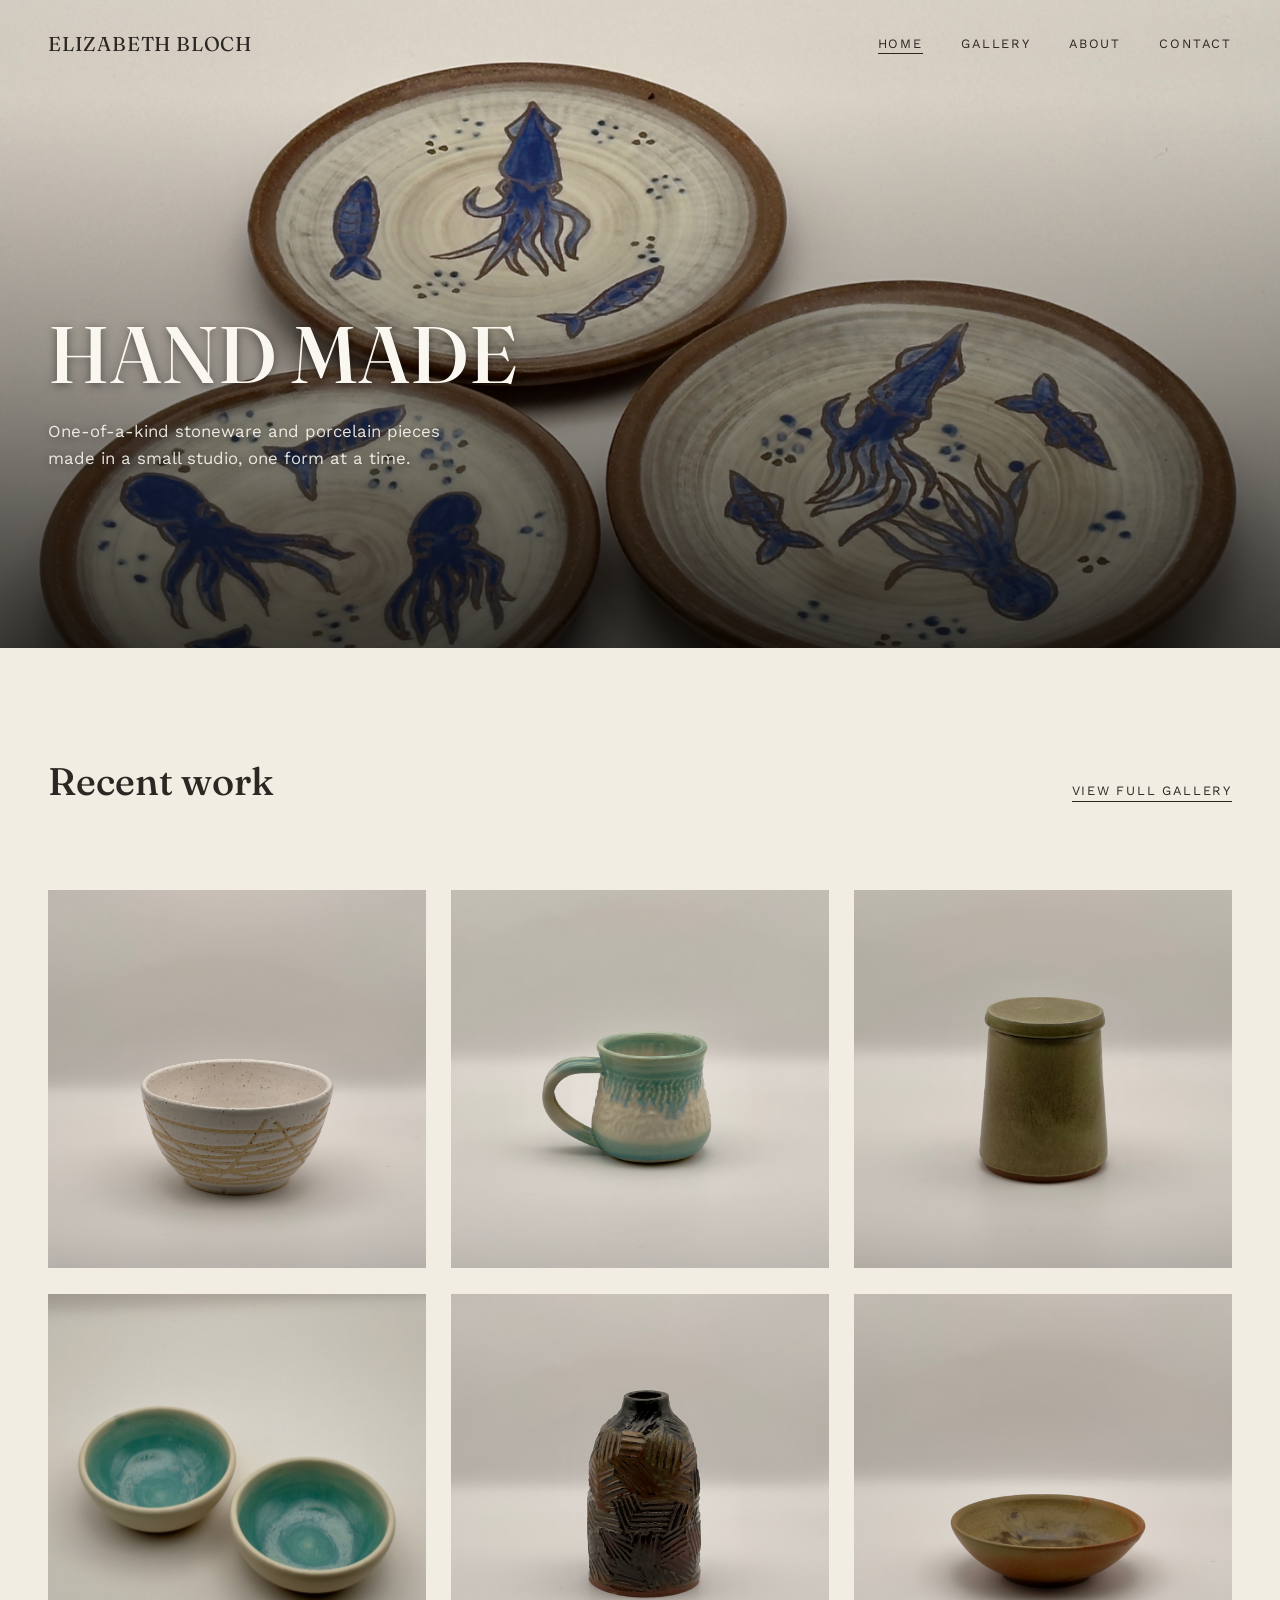
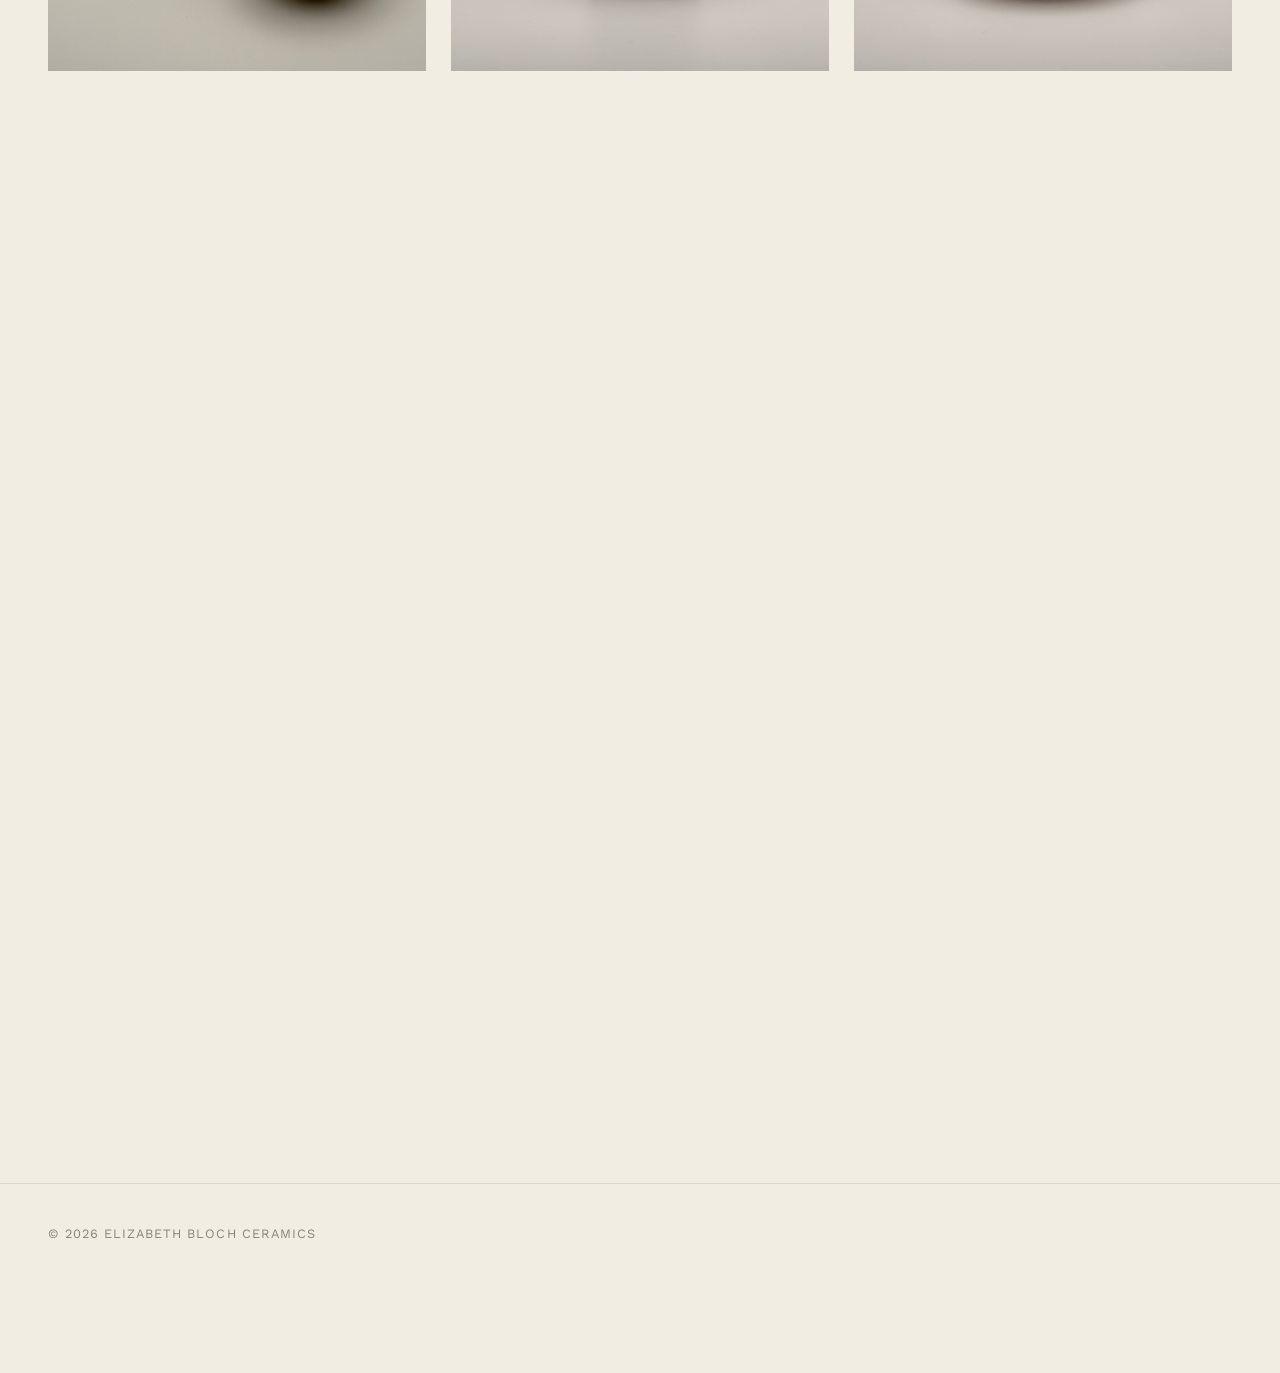
<file: index.html>
<!DOCTYPE html>
<html lang="en">
<head>
  <meta charset="UTF-8" />
  <meta name="viewport" content="width=device-width, initial-scale=1.0" />
  <title>ELIZABETH BLOCH — Ceramics</title>
  <meta name="description" content="Wheel-thrown and hand built ceramic art by ELIZABETH BLOCH." />
  <link rel="canonical" href="https://www.elizabethblochceramics.com/" />

  <!-- Favicon -->
  <link rel="icon" href="favicon.svg" type="image/svg+xml" />
  <link rel="alternate icon" href="favicon.ico" sizes="any" />
  <link rel="apple-touch-icon" href="apple-touch-icon.png" />
  <meta name="theme-color" content="#2b2723" />

  <!-- Social sharing preview (Open Graph / Twitter) -->
  <meta property="og:type" content="website" />
  <meta property="og:site_name" content="Elizabeth Bloch Ceramics" />
  <meta property="og:title" content="Elizabeth Bloch — Ceramics" />
  <meta property="og:description" content="Wheel-thrown and hand built ceramic art by Elizabeth Bloch." />
  <meta property="og:url" content="https://www.elizabethblochceramics.com/" />
  <meta property="og:image" content="https://www.elizabethblochceramics.com/images/fish-plates-trio.jpg" />
  <meta name="twitter:card" content="summary_large_image" />
  <meta name="twitter:title" content="Elizabeth Bloch — Ceramics" />
  <meta name="twitter:description" content="Wheel-thrown and hand built ceramic art by Elizabeth Bloch." />
  <meta name="twitter:image" content="https://www.elizabethblochceramics.com/images/fish-plates-trio.jpg" />

  <!-- Fonts: Fraunces (headings) + Work Sans (body) -->
  <link rel="preconnect" href="https://fonts.googleapis.com" />
  <link href="https://fonts.googleapis.com/css2?family=Fraunces:opsz,wght@9..144,400;9..144,500&family=Work+Sans:wght@400;500&display=swap" rel="stylesheet" />

  <link rel="stylesheet" href="css/style.css?v=7" />
</head>
<body>

  <!-- ============ HEADER / NAV ============ -->
  <header class="site-header">
    <a href="https://www.elizabethblochceramics.com/" class="wordmark">ELIZABETH BLOCH</a>
    <button class="nav-toggle" aria-expanded="false" aria-label="Open menu">
      <svg class="nav-toggle-icon icon-menu" viewBox="0 0 26 20" width="26" height="20" aria-hidden="true" focusable="false">
        <path d="M2,2.4 L24,3.4 L2,4.4 Z" fill="currentColor" />
        <g fill="none" stroke="currentColor" stroke-width="1.3" stroke-linecap="round">
          <line x1="5" y1="10" x2="21" y2="10" />
          <circle cx="3" cy="10" r="2.2" />
          <circle cx="23" cy="10" r="2.2" />
          <line x1="6" y1="17" x2="20" y2="17" />
        </g>
        <path d="M3,15 L4.6,17 L3,19 L1.4,17 Z" fill="currentColor" />
        <path d="M23,15 L24.6,17 L23,19 L21.4,17 Z" fill="currentColor" />
      </svg>
      <svg class="nav-toggle-icon icon-close" viewBox="0 0 20 20" width="20" height="20" aria-hidden="true" focusable="false">
        <line x1="4" y1="4" x2="16" y2="16" stroke="currentColor" stroke-width="1.4" stroke-linecap="round" />
        <line x1="16" y1="4" x2="4" y2="16" stroke="currentColor" stroke-width="1.4" stroke-linecap="round" />
      </svg>
    </button>
    <ul class="nav-links">
      <li><a href="index.html" aria-current="page">Home</a></li>
      <li><a href="gallery.html">Gallery</a></li>
      <li><a href="about.html">About</a></li>
      <li><a href="contact.html">Contact</a></li>
    </ul>
  </header>

  <!-- ============ HERO ============ -->
  <section class="hero">
    <div class="hero-media">
      <img class="photo" src="images/fish-plates-trio.jpg" alt="Three cream plates with hand-painted blue fish and squid designs" />
    </div>
    <div class="hero-content">
      <p class="hero-eyebrow"></p>
      <h1 class="hero-title">HAND MADE</h1>
      <p class="hero-sub">One-of-a-kind stoneware and porcelain pieces made in a small studio, one form at a time.</p>
    </div>
  </section>

  <!-- ============ INTRO ============ -->
  <section style="padding-bottom: 1.5rem;">
    <div class="container reveal">
      <div class="section-heading">
        <h2>Recent work</h2>
        <a href="gallery.html" class="view-all">View full gallery</a>
      </div>
      <!-- <p class="intro-text">Ceramic artist near Philadelphia, working mostly in wheel-thrown stoneware. Forever learning, forever refining.</p> -->
    </div>
  </section>

  <!-- ============ FEATURED PIECES ============ -->
  <section style="padding-top: 1.5rem;">
    <div class="container">
      <div class="gallery-grid reveal">


        <a class="piece piece--tall" href="#"
           data-title="Speckled White Bowl"
           data-medium="Stoneware · 2025">
          <img class="photo" src="images/speckled-white-bowl.jpg" alt="White bowl with a speckled swirl pattern" />
          <div class="piece-label">
            <p class="title">Speckled White Bowl</p>
            <p class="meta">Stoneware · 2025</p>
          </div>
        </a>

        <a class="piece piece--small" href="#"
           data-title="Seafoam Drip Mug"
           data-medium="Stoneware · 2026">
          <img class="photo" src="images/seafoam-drip-mug.jpg" alt="Seafoam green mug with a drippy white glaze" />
          <div class="piece-label">
            <p class="title">Seafoam Drip Mug</p>
            <p class="meta">Stoneware · 2026</p>
          </div>
        </a>

        <a class="piece piece--small" href="#"
           data-title="Olive Lidded Jar"
           data-medium="Stoneware · 2026">
          <img class="photo" src="images/olive-lidded-jar.jpg" alt="Green lidded storage jar" />
          <div class="piece-label">
            <p class="title">Lidded Jar</p>
            <p class="meta">Stoneware · 2026</p>
          </div>
        </a>

        <a class="piece piece--small" href="#"
           data-title="Teal-Lined Bowls"
           data-medium="Stoneware · 2026">
          <img class="photo" src="images/teal-lined-bowls-2.jpg" alt="Two bowls with teal glazed interiors, close view" />
          <div class="piece-label">
            <p class="title">Teal-Lined Bowls</p>
            <p class="meta">Porcelain · 2026</p>
          </div>
        </a>

        <a class="piece piece--small" href="#"
           data-title="Crosshatch Lamp"
           data-medium="Stoneware · 2025">
          <img class="photo" src="images/crosshatch-dark-lamp.jpg" alt="Dark blamp with a carved cross-hatch pattern" />
          <div class="piece-label">
            <p class="title">Crosshatch Lamp</p>
            <p class="meta">Stoneware · 2025</p>
          </div>
        </a>

        <a class="piece piece--small" href="#"
           data-title="Amber Drip Bowl"
           data-medium="Stoneware · 2026">
          <img class="photo" src="images/amber-drip-bowl.jpg" alt="Amber bowl with a white drip glaze" />
          <div class="piece-label">
            <p class="title">Ash Green Lined Bowl</p>
            <p class="meta">Stoneware · 2026</p>
          </div>
        </a>

      </div>
    </div>
  </section>

  <!-- ============ TRY THE WHEEL (interactive pottery game) ============ -->
  <section class="wheel-section">
    <div class="container reveal">
      <div class="section-heading">
        <h2>Try the wheel</h2>
        <p class="wheel-hint">Click and drag on the clay — pull up for height, push out for a bowl, pull in for a neck.</p>
      </div>

      <div class="wheel-game">
        <div class="wheel-stage">
          <canvas class="wheel-canvas" width="600" height="900"
                  aria-label="Interactive pottery wheel: click and drag to shape a lump of clay into a bowl or vase"></canvas>

          <div class="wheel-overlay wheel-overlay--start">
            <button type="button" class="btn wheel-start">Start Throwing</button>
          </div>

          <div class="wheel-overlay wheel-overlay--collapsed" hidden>
            <p class="wheel-message">The wall wobbled out of control and it collapsed.</p>
            <button type="button" class="btn wheel-retry">Try Again</button>
          </div>

          <div class="wheel-overlay wheel-overlay--finished" hidden>
            <p class="wheel-message">Nice <span class="wheel-form-name">vessel</span> — pick a glaze:</p>
            <div class="wheel-glazes"></div>
            <div class="wheel-finished-actions">
              <button type="button" class="btn wheel-retry">Throw Another</button>
              <a class="btn btn--ghost" href="contact.html">Commission a Real One</a>
            </div>
          </div>
        </div>

        <div class="wheel-controls">
          <div class="wheel-wobble-meter"><div class="wheel-wobble-fill"></div></div>
          <button type="button" class="wheel-finish" hidden>Glaze</button>
          <button type="button" class="wheel-reset" hidden>Reset</button>
        </div>
      </div>
    </div>
  </section>

  <!-- ============ FOOTER ============ -->
  <footer class="site-footer">
    <p>&copy; 2026 ELIZABETH BLOCH Ceramics</p>
   <!-- <ul class="footer-social">
      <li><a href="mailto:elizabeth.bloch@gmail.com">Email</a></li>
    </ul>-->
  </footer>

  <script src="js/script.js?v=5"></script>
  <script src="js/wheel-game.js?v=1"></script>
</body>
</html>
</file>
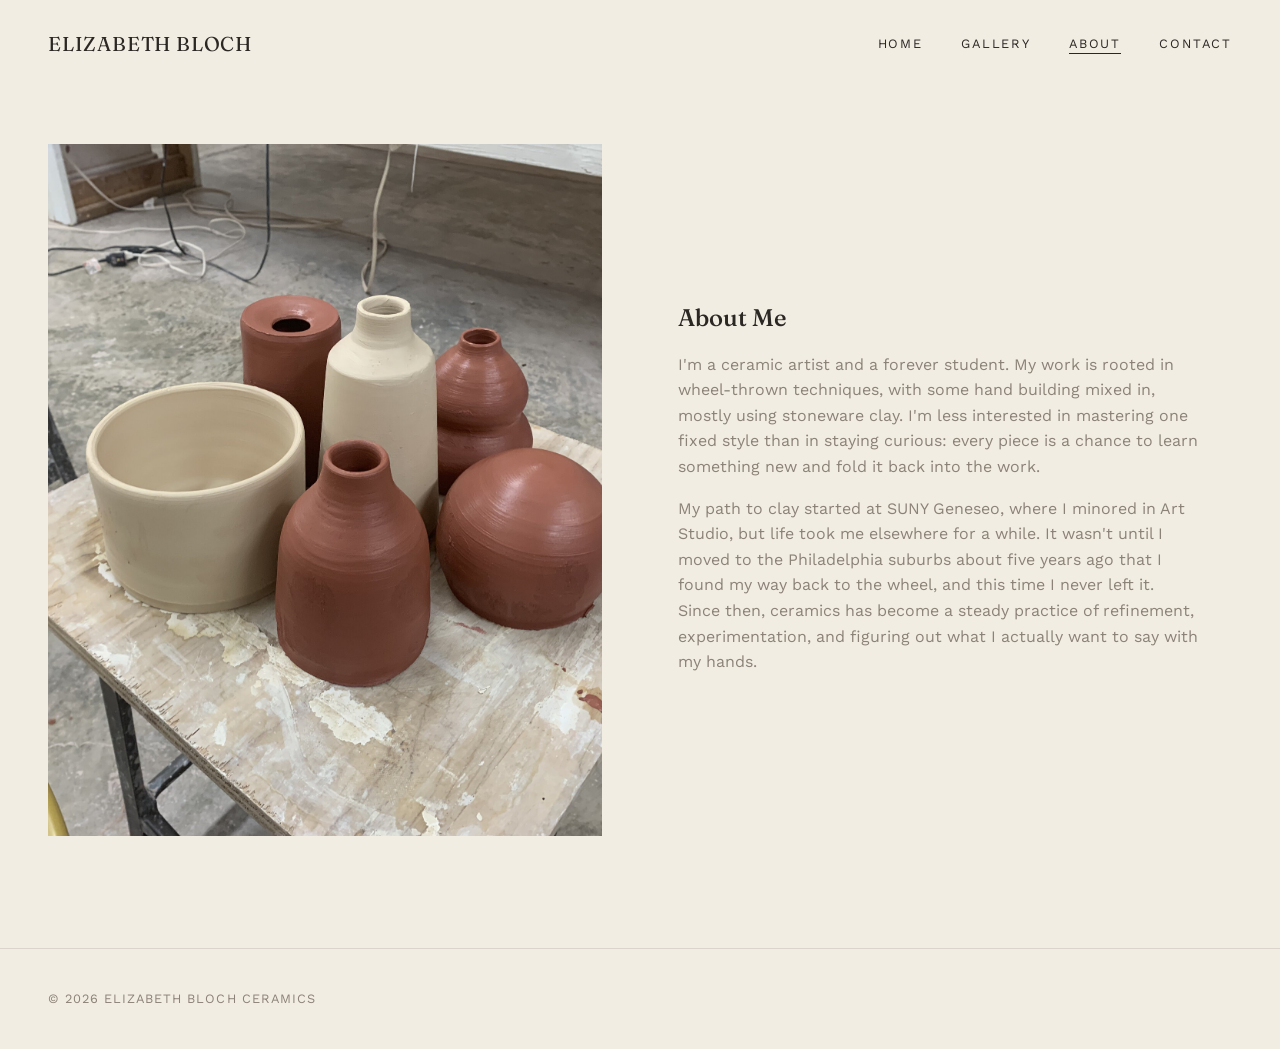
<file: about.html>
<!DOCTYPE html>
<html lang="en">
<head>
  <meta charset="UTF-8" />
  <meta name="viewport" content="width=device-width, initial-scale=1.0" />
  <title>About — ELIZABETH BLOCH Ceramics</title>
  <meta name="description" content="About ELIZABETH BLOCH, ceramic artist." />
  <link rel="canonical" href="https://www.elizabethblochceramics.com/about.html" />

  <!-- Favicon -->
  <link rel="icon" href="favicon.svg" type="image/svg+xml" />
  <link rel="alternate icon" href="favicon.ico" sizes="any" />
  <link rel="apple-touch-icon" href="apple-touch-icon.png" />
  <meta name="theme-color" content="#2b2723" />

  <!-- Social sharing preview (Open Graph / Twitter) -->
  <meta property="og:type" content="website" />
  <meta property="og:site_name" content="Elizabeth Bloch Ceramics" />
  <meta property="og:title" content="About — Elizabeth Bloch Ceramics" />
  <meta property="og:description" content="About Elizabeth Bloch, ceramic artist." />
  <meta property="og:url" content="https://www.elizabethblochceramics.com/about.html" />
  <meta property="og:image" content="https://www.elizabethblochceramics.com/images/greenware-vases-worktable.jpg" />
  <meta name="twitter:card" content="summary_large_image" />
  <meta name="twitter:title" content="About — Elizabeth Bloch Ceramics" />
  <meta name="twitter:description" content="About Elizabeth Bloch, ceramic artist." />
  <meta name="twitter:image" content="https://www.elizabethblochceramics.com/images/greenware-vases-worktable.jpg" />

  <link rel="preconnect" href="https://fonts.googleapis.com" />
  <link href="https://fonts.googleapis.com/css2?family=Fraunces:opsz,wght@9..144,400;9..144,500&family=Work+Sans:wght@400;500&display=swap" rel="stylesheet" />
  <link rel="stylesheet" href="css/style.css?v=7" />
</head>
<body>

  <header class="site-header is-solid">
    <a href="https://www.elizabethblochceramics.com/" class="wordmark">ELIZABETH BLOCH</a>
    <button class="nav-toggle" aria-expanded="false" aria-label="Open menu">
      <svg class="nav-toggle-icon icon-menu" viewBox="0 0 26 20" width="26" height="20" aria-hidden="true" focusable="false">
        <path d="M2,2.4 L24,3.4 L2,4.4 Z" fill="currentColor" />
        <g fill="none" stroke="currentColor" stroke-width="1.3" stroke-linecap="round">
          <line x1="5" y1="10" x2="21" y2="10" />
          <circle cx="3" cy="10" r="2.2" />
          <circle cx="23" cy="10" r="2.2" />
          <line x1="6" y1="17" x2="20" y2="17" />
        </g>
        <path d="M3,15 L4.6,17 L3,19 L1.4,17 Z" fill="currentColor" />
        <path d="M23,15 L24.6,17 L23,19 L21.4,17 Z" fill="currentColor" />
      </svg>
      <svg class="nav-toggle-icon icon-close" viewBox="0 0 20 20" width="20" height="20" aria-hidden="true" focusable="false">
        <line x1="4" y1="4" x2="16" y2="16" stroke="currentColor" stroke-width="1.4" stroke-linecap="round" />
        <line x1="16" y1="4" x2="4" y2="16" stroke="currentColor" stroke-width="1.4" stroke-linecap="round" />
      </svg>
    </button>
    <ul class="nav-links">
      <li><a href="index.html">Home</a></li>
      <li><a href="gallery.html">Gallery</a></li>
      <li><a href="about.html" aria-current="page">About</a></li>
      <li><a href="contact.html">Contact</a></li>
    </ul>
  </header>

  <section style="padding-top: 9rem;">
    <div class="container split reveal">
      <img class="photo" src="images/greenware-vases-worktable.jpg" alt="Greenware pots and vases arranged on a worktable in the studio" />
      <div class="split-copy">
        <h1>About Me</h1>
        <p>I'm a ceramic artist and a forever student. My work is rooted in wheel-thrown techniques, with some hand building mixed in, mostly using stoneware clay. I'm less interested in mastering one fixed style than in staying curious: every piece is a chance to learn something new and fold it back into the work.</p>

<p>My path to clay started at SUNY Geneseo, where I minored in Art Studio, but life took me elsewhere for a while. It wasn't until I moved to the Philadelphia suburbs about five years ago that I found my way back to the wheel, and this time I never left it. Since then, ceramics has become a steady practice of refinement, experimentation, and figuring out what I actually want to say with my hands.</p>
<!---- <p>When I'm not in the studio, you'll probably find me playing trombone with my community band, coaching Little League softball, or trying (with mixed success) to convince my kid that creativity and an open mind go hand in hand.</p> -->
      </div>
    </div>
  </section>

  <footer class="site-footer">
    <p>&copy; 2026 ELIZABETH BLOCH Ceramics</p>
    <!-- <ul class="footer-social">
      <li><a href="mailto:elizabeth.bloch@gmail.com">Email</a></li>
    </ul> -->
  </footer>

  <script src="js/script.js?v=5"></script>
</body>
</html>
</file>
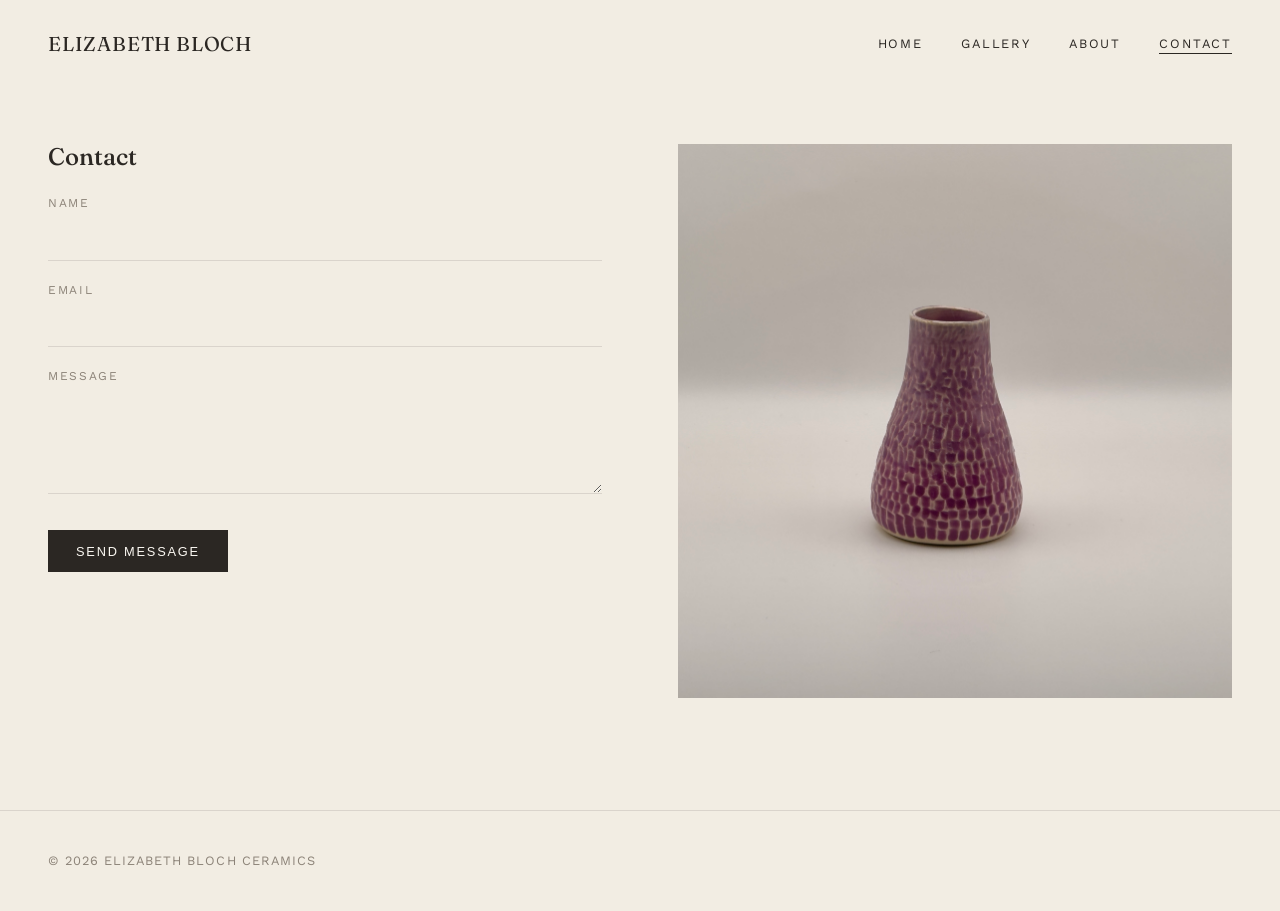
<file: contact.html>
<!DOCTYPE html>
<html lang="en">
<head>
  <meta charset="UTF-8" />
  <meta name="viewport" content="width=device-width, initial-scale=1.0" />
  <title>Contact — ELIZABETH BLOCH Ceramics</title>
  <meta name="description" content="Get in touch with ELIZABETH BLOCH about commissions, sales, and inquiries." />
  <link rel="canonical" href="https://www.elizabethblochceramics.com/contact.html" />

  <!-- Favicon -->
  <link rel="icon" href="favicon.svg" type="image/svg+xml" />
  <link rel="alternate icon" href="favicon.ico" sizes="any" />
  <link rel="apple-touch-icon" href="apple-touch-icon.png" />
  <meta name="theme-color" content="#2b2723" />

  <!-- Social sharing preview (Open Graph / Twitter) -->
  <meta property="og:type" content="website" />
  <meta property="og:site_name" content="Elizabeth Bloch Ceramics" />
  <meta property="og:title" content="Contact — Elizabeth Bloch Ceramics" />
  <meta property="og:description" content="Get in touch with Elizabeth Bloch about commissions, sales, and inquiries." />
  <meta property="og:url" content="https://www.elizabethblochceramics.com/contact.html" />
  <meta property="og:image" content="https://www.elizabethblochceramics.com/images/mauve-dimpled-bud-vase.jpg" />
  <meta name="twitter:card" content="summary_large_image" />
  <meta name="twitter:title" content="Contact — Elizabeth Bloch Ceramics" />
  <meta name="twitter:description" content="Get in touch with Elizabeth Bloch about commissions, sales, and inquiries." />
  <meta name="twitter:image" content="https://www.elizabethblochceramics.com/images/mauve-dimpled-bud-vase.jpg" />

  <link rel="preconnect" href="https://fonts.googleapis.com" />
  <link href="https://fonts.googleapis.com/css2?family=Fraunces:opsz,wght@9..144,400;9..144,500&family=Work+Sans:wght@400;500&display=swap" rel="stylesheet" />
  <link rel="stylesheet" href="css/style.css?v=7" />
</head>
<body>

  <header class="site-header is-solid">
    <a href="https://www.elizabethblochceramics.com/" class="wordmark">ELIZABETH BLOCH</a>
    <button class="nav-toggle" aria-expanded="false" aria-label="Open menu">
      <svg class="nav-toggle-icon icon-menu" viewBox="0 0 26 20" width="26" height="20" aria-hidden="true" focusable="false">
        <path d="M2,2.4 L24,3.4 L2,4.4 Z" fill="currentColor" />
        <g fill="none" stroke="currentColor" stroke-width="1.3" stroke-linecap="round">
          <line x1="5" y1="10" x2="21" y2="10" />
          <circle cx="3" cy="10" r="2.2" />
          <circle cx="23" cy="10" r="2.2" />
          <line x1="6" y1="17" x2="20" y2="17" />
        </g>
        <path d="M3,15 L4.6,17 L3,19 L1.4,17 Z" fill="currentColor" />
        <path d="M23,15 L24.6,17 L23,19 L21.4,17 Z" fill="currentColor" />
      </svg>
      <svg class="nav-toggle-icon icon-close" viewBox="0 0 20 20" width="20" height="20" aria-hidden="true" focusable="false">
        <line x1="4" y1="4" x2="16" y2="16" stroke="currentColor" stroke-width="1.4" stroke-linecap="round" />
        <line x1="16" y1="4" x2="4" y2="16" stroke="currentColor" stroke-width="1.4" stroke-linecap="round" />
      </svg>
    </button>
    <ul class="nav-links">
      <li><a href="index.html">Home</a></li>
      <li><a href="gallery.html">Gallery</a></li>
      <li><a href="about.html">About</a></li>
      <li><a href="contact.html" aria-current="page">Contact</a></li>
    </ul>
  </header>

  <section style="padding-top: 9rem;">
    <div class="container contact-layout reveal">
      <div>
        <h1 style="margin-bottom:1.5rem;">Contact</h1>

        <form action="https://formspree.io/f/maqrajkn" method="POST">
          <div class="form-field">
            <label for="name">Name</label>
            <input id="name" name="name" type="text" required />
          </div>
          <div class="form-field">
            <label for="email">Email</label>
            <input id="email" name="email" type="email" required />
          </div>
          <div class="form-field">
            <label for="message">Message</label>
            <textarea id="message" name="message" required></textarea>
          </div>
          <button class="btn" type="submit">Send message</button>
        </form>
      </div>

      <img class="photo" src="images/mauve-dimpled-bud-vase.jpg" alt="Mauve bud vase with a dimpled texture" />
    </div>
  </section>

  <footer class="site-footer">
    <p>&copy; 2026 ELIZABETH BLOCH Ceramics</p>
  </footer>

  <script src="js/script.js?v=5"></script>
</body>
</html>
</file>
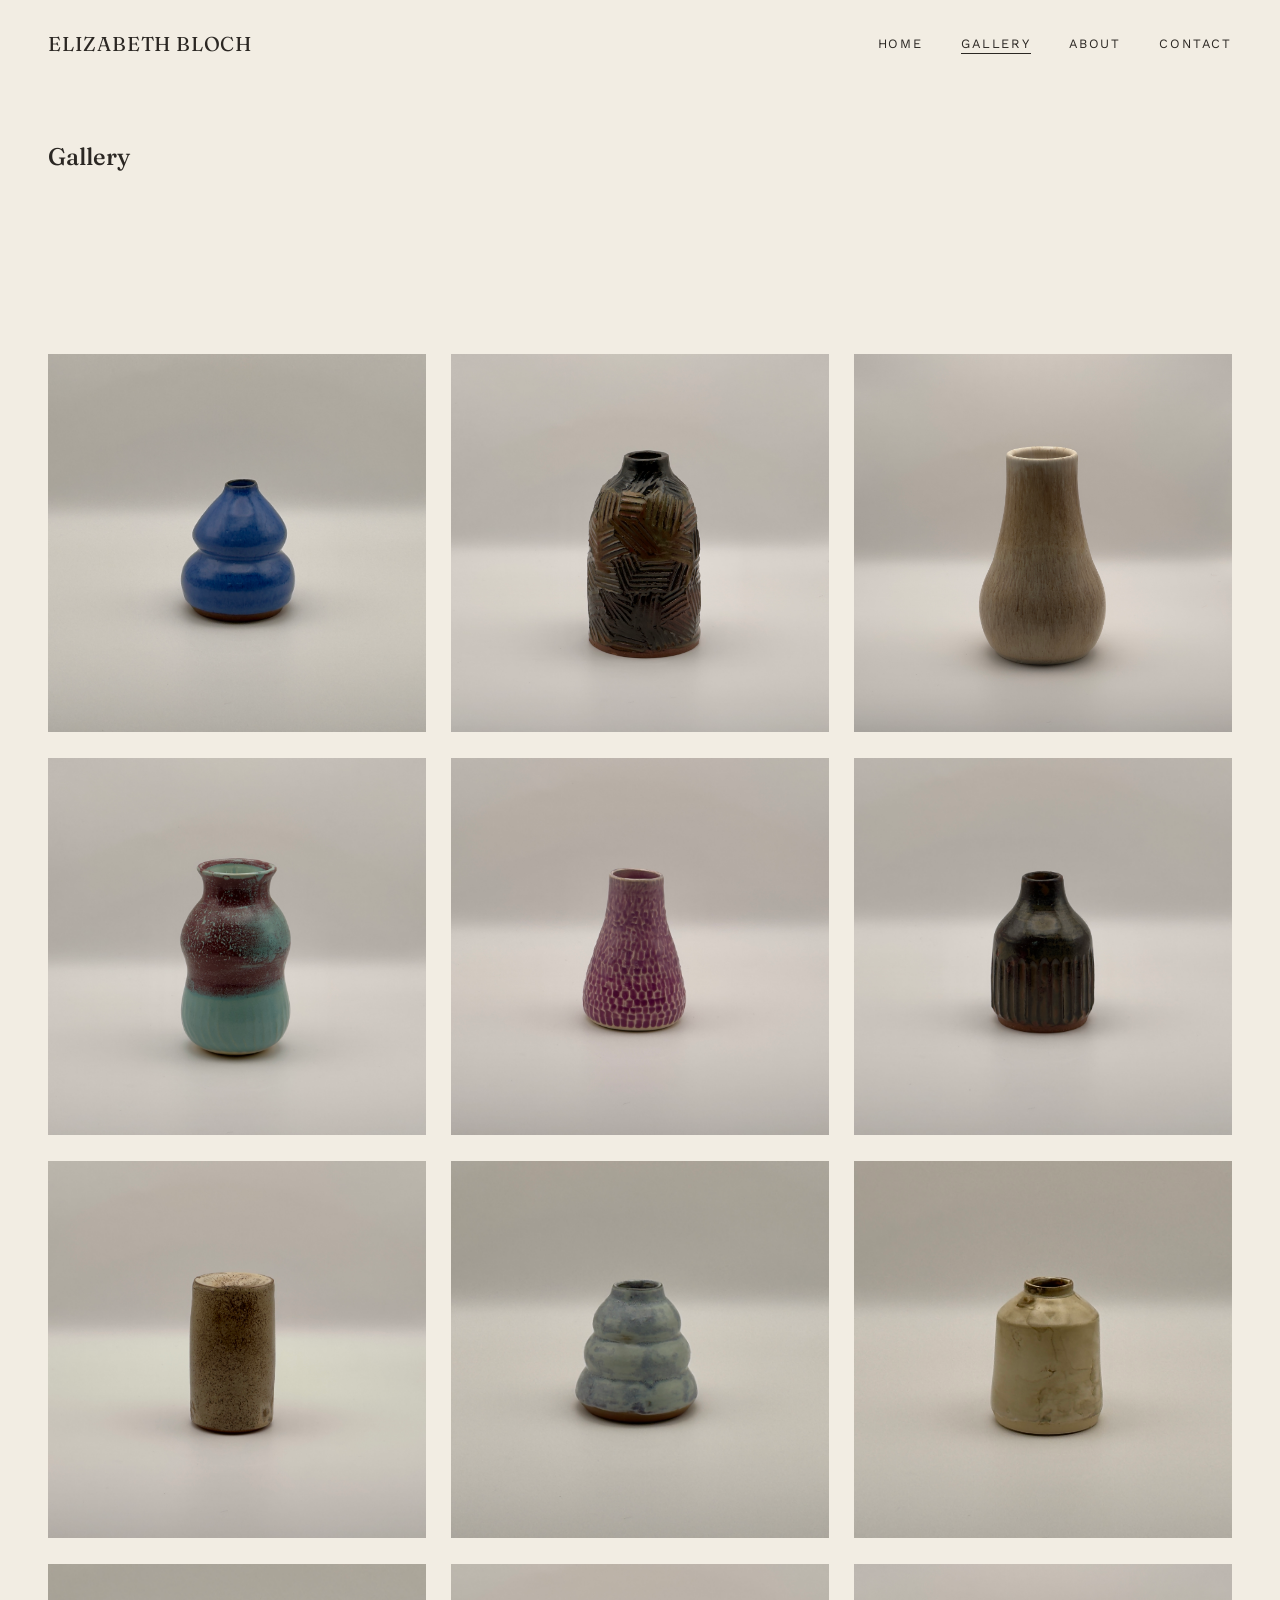
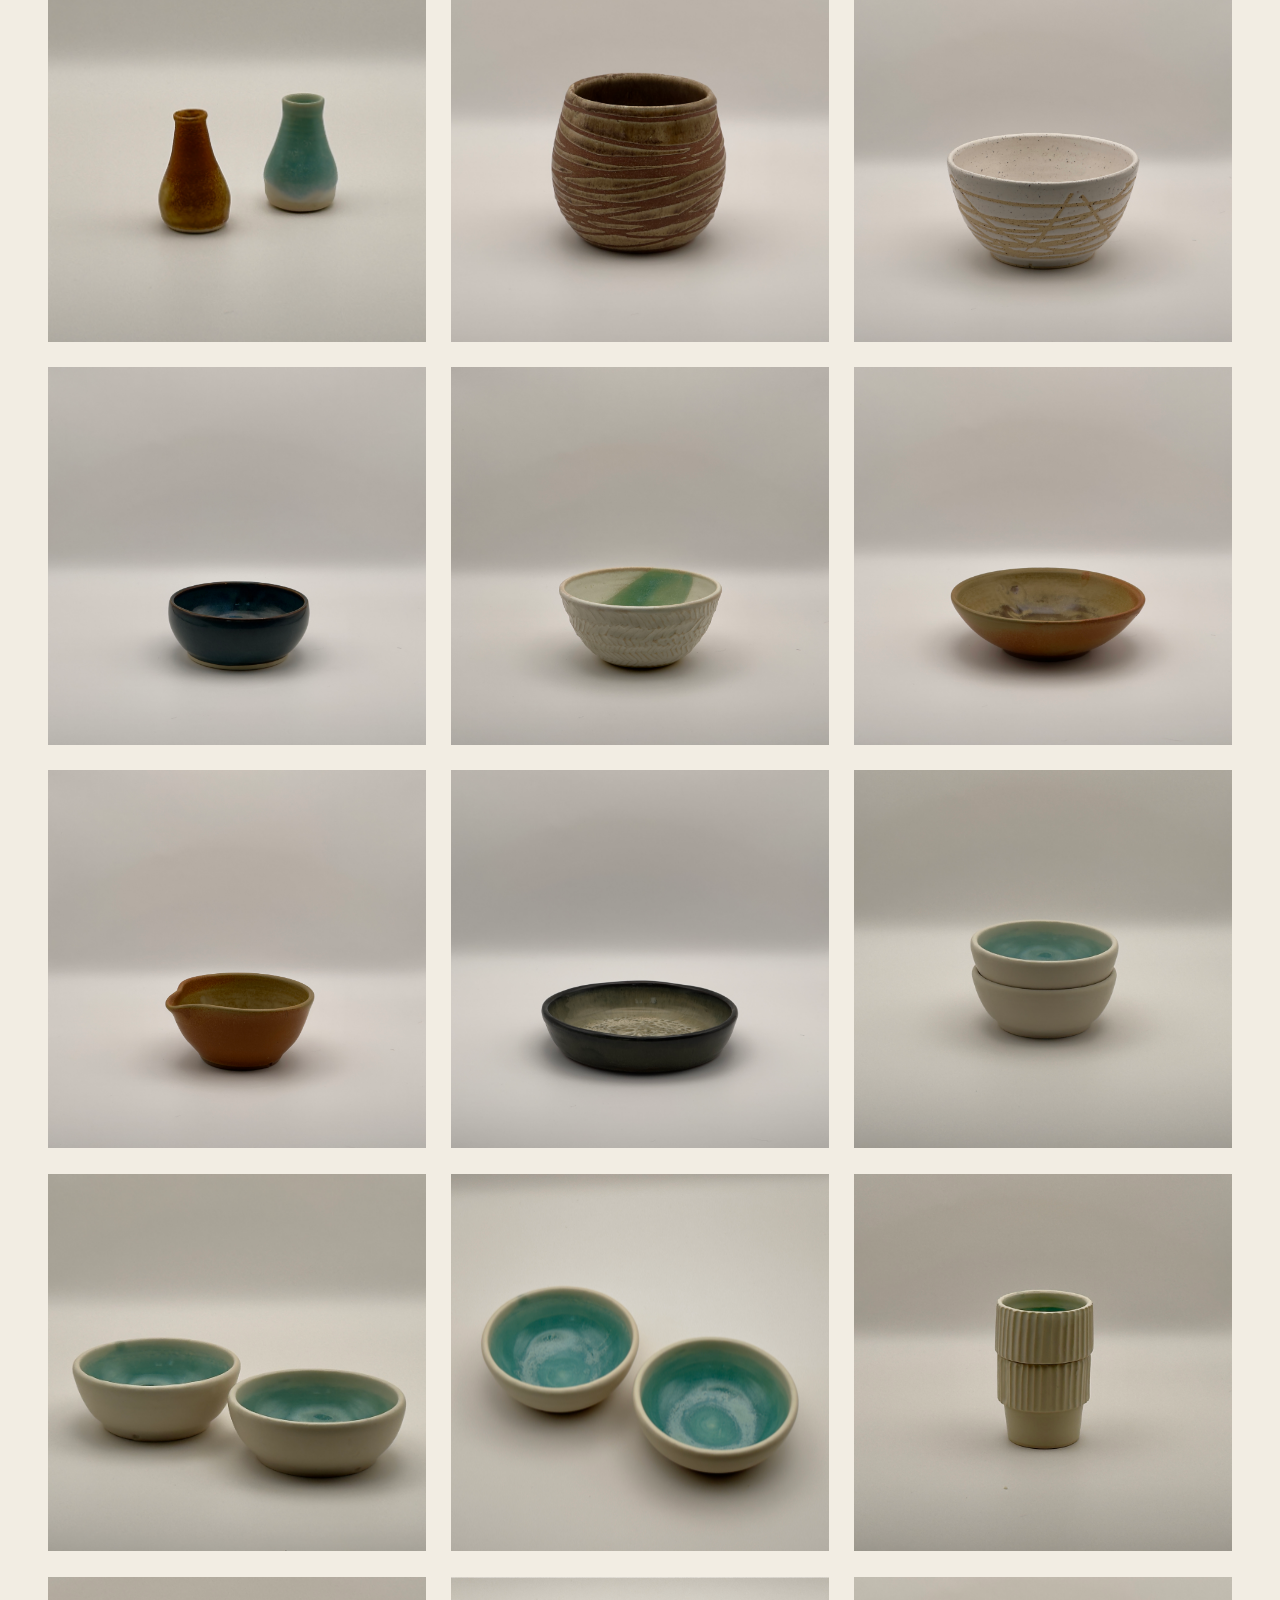
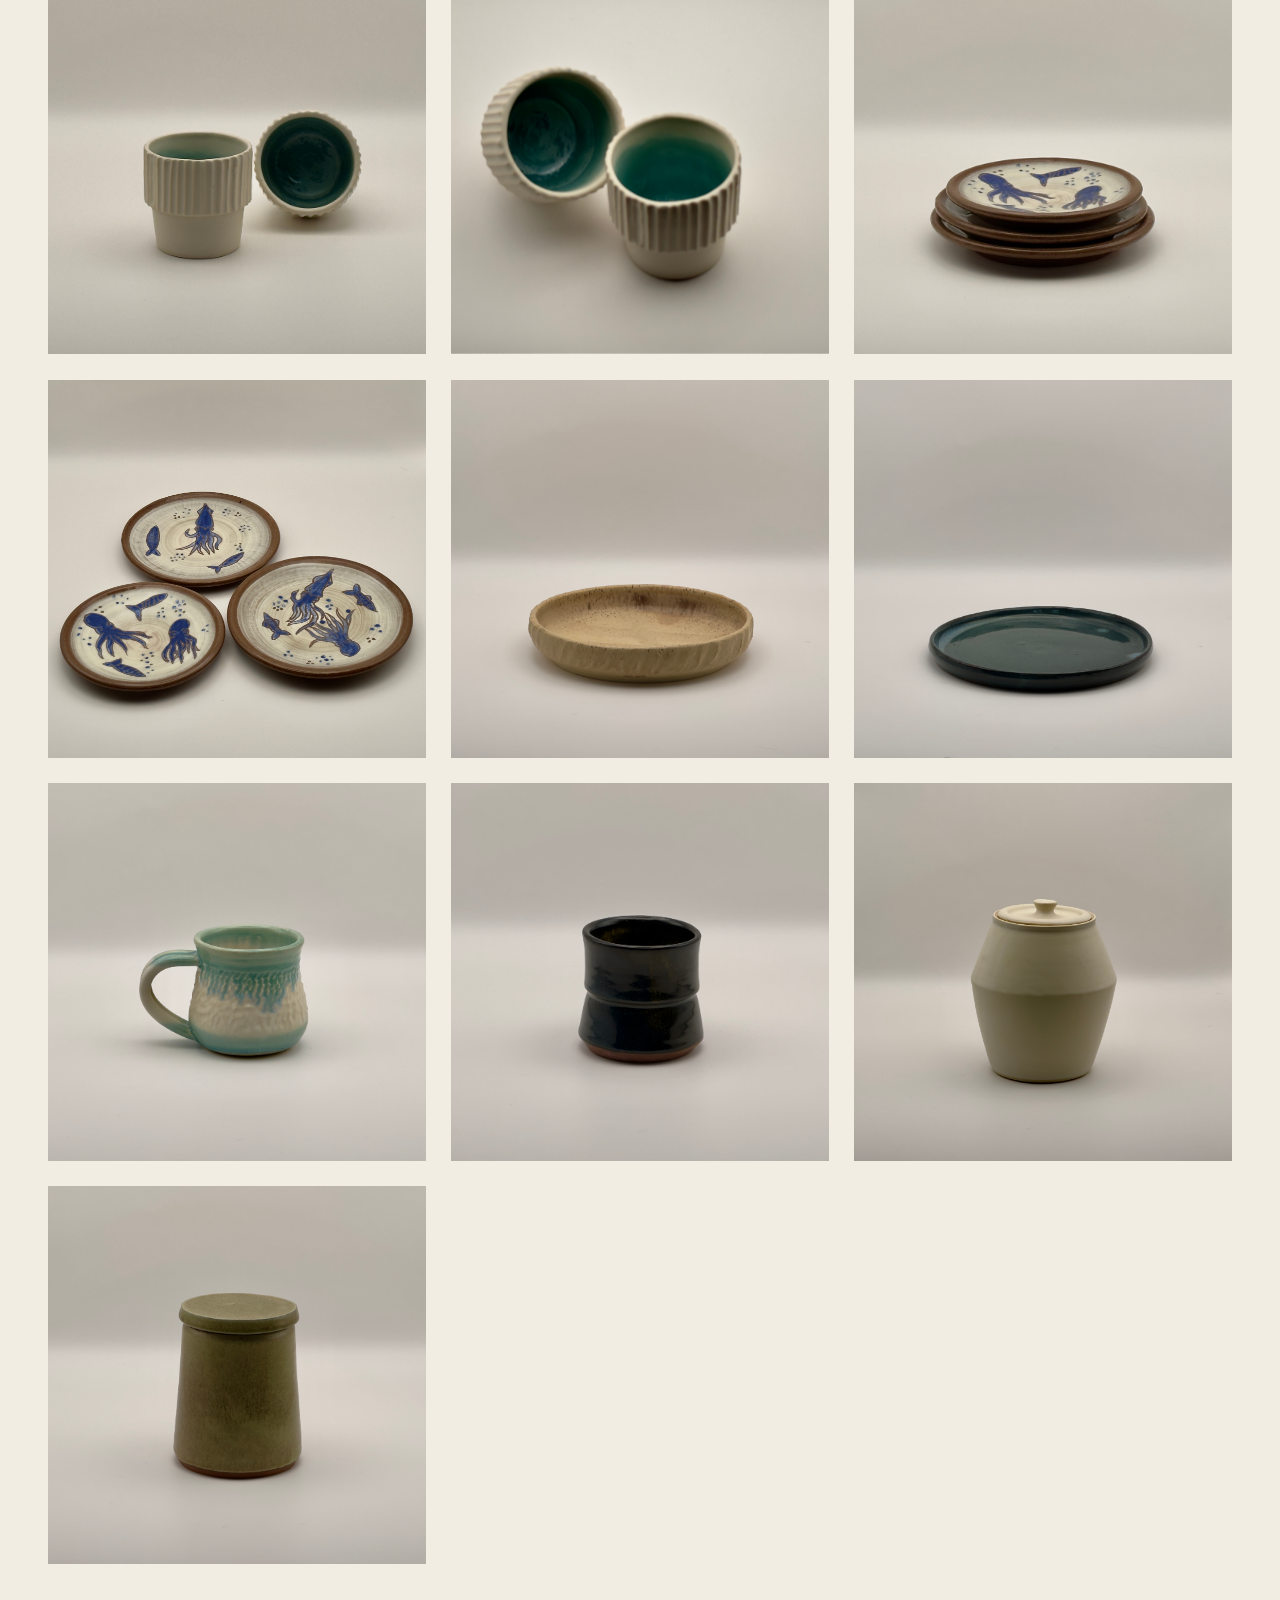
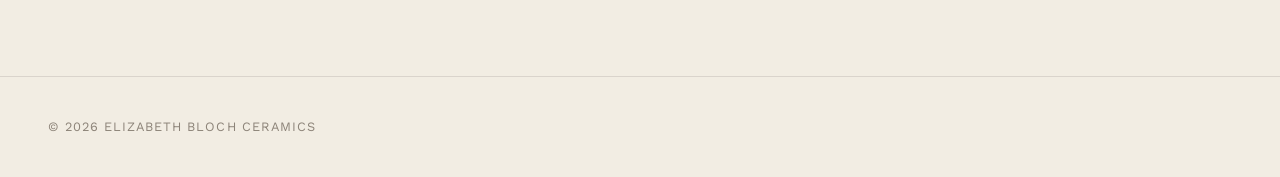
<file: gallery.html>
<!DOCTYPE html>
<html lang="en">
<head>
  <meta charset="UTF-8" />
  <meta name="viewport" content="width=device-width, initial-scale=1.0" />
  <title>Gallery — ELIZABETH BLOCH Ceramics</title>
  <meta name="description" content="A gallery of ceramic works by ELIZABETH BLOCH." />
  <link rel="canonical" href="https://www.elizabethblochceramics.com/gallery.html" />

  <!-- Favicon -->
  <link rel="icon" href="favicon.svg" type="image/svg+xml" />
  <link rel="alternate icon" href="favicon.ico" sizes="any" />
  <link rel="apple-touch-icon" href="apple-touch-icon.png" />
  <meta name="theme-color" content="#2b2723" />

  <!-- Social sharing preview (Open Graph / Twitter) -->
  <meta property="og:type" content="website" />
  <meta property="og:site_name" content="Elizabeth Bloch Ceramics" />
  <meta property="og:title" content="Gallery — Elizabeth Bloch Ceramics" />
  <meta property="og:description" content="A gallery of ceramic works by Elizabeth Bloch." />
  <meta property="og:url" content="https://www.elizabethblochceramics.com/gallery.html" />
  <meta property="og:image" content="https://www.elizabethblochceramics.com/images/fish-plates-trio.jpg" />
  <meta name="twitter:card" content="summary_large_image" />
  <meta name="twitter:title" content="Gallery — Elizabeth Bloch Ceramics" />
  <meta name="twitter:description" content="A gallery of ceramic works by Elizabeth Bloch." />
  <meta name="twitter:image" content="https://www.elizabethblochceramics.com/images/fish-plates-trio.jpg" />

  <link rel="preconnect" href="https://fonts.googleapis.com" />
  <link href="https://fonts.googleapis.com/css2?family=Fraunces:opsz,wght@9..144,400;9..144,500&family=Work+Sans:wght@400;500&display=swap" rel="stylesheet" />
  <link rel="stylesheet" href="css/style.css?v=7" />
</head>
<body>

  <header class="site-header is-solid">
    <a href="https://www.elizabethblochceramics.com/" class="wordmark">ELIZABETH BLOCH</a>
    <button class="nav-toggle" aria-expanded="false" aria-label="Open menu">
      <svg class="nav-toggle-icon icon-menu" viewBox="0 0 26 20" width="26" height="20" aria-hidden="true" focusable="false">
        <path d="M2,2.4 L24,3.4 L2,4.4 Z" fill="currentColor" />
        <g fill="none" stroke="currentColor" stroke-width="1.3" stroke-linecap="round">
          <line x1="5" y1="10" x2="21" y2="10" />
          <circle cx="3" cy="10" r="2.2" />
          <circle cx="23" cy="10" r="2.2" />
          <line x1="6" y1="17" x2="20" y2="17" />
        </g>
        <path d="M3,15 L4.6,17 L3,19 L1.4,17 Z" fill="currentColor" />
        <path d="M23,15 L24.6,17 L23,19 L21.4,17 Z" fill="currentColor" />
      </svg>
      <svg class="nav-toggle-icon icon-close" viewBox="0 0 20 20" width="20" height="20" aria-hidden="true" focusable="false">
        <line x1="4" y1="4" x2="16" y2="16" stroke="currentColor" stroke-width="1.4" stroke-linecap="round" />
        <line x1="16" y1="4" x2="4" y2="16" stroke="currentColor" stroke-width="1.4" stroke-linecap="round" />
      </svg>
    </button>
    <ul class="nav-links">
      <li><a href="index.html">Home</a></li>
      <li><a href="gallery.html" aria-current="page">Gallery</a></li>
      <li><a href="about.html">About</a></li>
      <li><a href="contact.html">Contact</a></li>
    </ul>
  </header>

  <section style="padding-top: 9rem;">
    <div class="container reveal">
      <div class="section-heading">
        <h1>Gallery</h1>
      </div>
      <!--<p class="intro-text">Every piece is one of a kind.</p> -->
    </div>
  </section>

  <section style="padding-top: 2rem;">
    <div class="container">
      <!-- Copy/paste a .piece block for each new work. Give each one a
           unique alt text and caption once you swap in a real photo.
           Pieces are grouped by form (vases, then bowls, then plates,
           then mugs/tumblers, then jars) so similar work reads together. -->
      <div class="gallery-grid reveal">

        <!-- Vases -->
        <a class="piece piece--wide" href="#"
           data-title="Cobalt Gourd Vase"
           data-medium="Stoneware · 2024">
          <img class="photo" src="images/cobalt-gourd-vase.jpg" alt="Small cobalt blue gourd-shaped vase" />
          <div class="piece-label"><p class="title">Cobalt Gourd Vase</p><p class="meta">Stoneware · 2024</p></div>
        </a>

        <a class="piece piece--tall" href="#"
           data-title="Crosshatch Lamp"
           data-medium="Stoneware · 2025">
          <img class="photo" src="images/crosshatch-dark-lamp.jpg" alt="Dark lamp with a carved cross-hatch pattern" />
          <div class="piece-label"><p class="title">Crosshatch Lamp</p><p class="meta">Stoneware · 2025</p></div>
        </a>

        <a class="piece piece--small" href="#"
           data-title="Oatmeal Vase"
           data-medium="Stoneware · 2024">
          <img class="photo" src="images/ribbed-cream-bud-vase.jpg" alt="Oatmeal vase and a narrow neck" />
          <div class="piece-label"><p class="title">Oatmeal Vase</p><p class="meta">Stoneware · 2024</p></div>
        </a>

        <a class="piece piece--small" href="#"
           data-title="Maroon &amp; Teal Ringed Vase"
           data-medium="Stoneware · 2025">
          <img class="photo" src="images/maroon-teal-ringed-vase.jpg" alt="Small vase with a maroon top fading to teal, ringed neck" />
          <div class="piece-label"><p class="title">Maroon &amp; Teal Ringed Vase</p><p class="meta">Stoneware · 2025</p></div>
        </a>

        <a class="piece piece--small" href="#"
           data-title="Dimpled Bud Vase"
           data-medium="Stoneware · 2025">
          <img class="photo" src="images/mauve-dimpled-bud-vase.jpg" alt="Mauve bud vase with a dimpled texture" />
          <div class="piece-label"><p class="title">Mauve Dimpled Bud Vase</p><p class="meta">Stoneware · 2025</p></div>
        </a>

        <a class="piece piece--small" href="#"
           data-title="Dark Ribbed Bud Vase"
           data-medium="Stoneware · 2025">
          <img class="photo" src="images/dark-ribbed-bud-vase.jpg" alt="Dark brown ribbed bud vase" />
          <div class="piece-label"><p class="title">Dark Ribbed Bud Vase</p><p class="meta">Stoneware · 2025</p></div>
        </a>

        <a class="piece piece--tall" href="#"
           data-title="Tan Speckled Cylinder Vase"
           data-medium="Stoneware · 2026">
          <img class="photo" src="images/tan-speckled-cylinder-vase.jpg" alt="Tall tan speckled cylinder vase" />
          <div class="piece-label"><p class="title">Tan Speckled Cylinder Vase</p><p class="meta">Stoneware · 2026</p></div>
        </a>

        <a class="piece piece--small" href="#"
           data-title="Pale Blue Tiered Vase"
           data-medium="Stoneware · 2025">
          <img class="photo" src="images/pale-blue-tiered-vase.jpg" alt="Pale blue tiered, stacked-bulb vase" />
          <div class="piece-label"><p class="title">Pale Blue Tiered Bud Vase</p><p class="meta">Stoneware· 2025</p></div>
        </a>

        <a class="piece piece--small" href="#"
           data-title="Cream Crackle Drip Vase"
           data-medium="Stoneware · 2025">
          <img class="photo" src="images/cream-crackle-drip-vase.jpg" alt="Small cream vase with a crackled, drippy glaze" />
          <div class="piece-label"><p class="title">Cream Crackle Drip Vase</p><p class="meta">Stoneware · 2025</p></div>
        </a>

        <a class="piece piece--wide" href="#"
           data-title="Amber &amp; Teal Bud Vases"
           data-medium="Stoneware · 2026">
          <img class="photo" src="images/amber-teal-bud-vase-pair.jpg" alt="Pair of small bud vases, one amber and one teal" />
          <div class="piece-label"><p class="title">Ash &amp; Teal Mini Bud Vases</p><p class="meta">Stoneware · 2026</p></div>
        </a>

        <a class="piece piece--small" href="#"
           data-title="Textured Planter"
           data-medium="Stoneware · 2024">
          <img class="photo" src="images/brown-carved-texture-planter.jpg" alt="Brown round planter with a linear carved texture" />
          <div class="piece-label"><p class="title">Carved Texture Planter</p><p class="meta">Stoneware · 2024</p></div>
        </a>

        <!-- Bowls -->
        <a class="piece piece--wide" href="#"
           data-title="Speckled White Bowl"
           data-medium="Stoneware · 2026">
          <img class="photo" src="images/speckled-white-bowl.jpg" alt="White bowl with a speckled swirl pattern" />
          <div class="piece-label"><p class="title">Speckled White Bowl</p><p class="meta">Stoneware · 2026</p></div>
        </a>

        <a class="piece piece--tall" href="#"
           data-title="Dark Blue Bowl"
           data-medium="Stoneware · 2026">
          <img class="photo" src="images/navy-blue-bowl.jpg" alt="Small navy blue glazed bowl" />
          <div class="piece-label"><p class="title">Dark Blue Bowl</p><p class="meta">Stoneware · 2026</p></div>
        </a>

        <a class="piece piece--small" href="#"
           data-title="Green Brushstroke Bowl"
           data-medium="Porcelain · 2026">
          <img class="photo" src="images/green-brushstroke-bowl.jpg" alt="White textured bowl with a green brushstroke pattern" />
          <div class="piece-label"><p class="title">Green Brushstroke Bowl</p><p class="meta">Porcelain · 2026</p></div>
        </a>

        <a class="piece piece--small" href="#"
           data-title="Ash Drip Bowl"
           data-medium="Stoneware · 2025">
          <img class="photo" src="images/amber-drip-bowl.jpg" alt="Amber bowl with a white drip glaze" />
          <div class="piece-label"><p class="title">Ash Drip Bowl</p><p class="meta">Stoneware · 2025</p></div>
        </a>

        <a class="piece piece--small" href="#"
           data-title="Amber Pinch Bowl"
           data-medium="Stoneware · 2025">
          <img class="photo" src="images/amber-pinch-bowl.jpg" alt="Small amber pinch bowl with a pouring lip" />
          <div class="piece-label"><p class="title">Ash Pinch Bowl</p><p class="meta">Stoneware · 2025</p></div>
        </a>

        <a class="piece piece--small" href="#"
           data-title="Dark Green Shallow Dish"
           data-medium="Stoneware · 2025">
          <img class="photo" src="images/dark-green-shallow-dish.jpg" alt="Dark green shallow round dish" />
          <div class="piece-label"><p class="title">Dark Green Shallow Dish</p><p class="meta">Stoneware · 2025</p></div>
        </a>

        <a class="piece piece--small" href="#"
           data-title="Teal Lined Bowls Stacked"
           data-medium="Porcelain · 2026">
          <img class="photo" src="images//teal-lined-bowls-stacked.jpg" alt="Two stacked small teal lined bowls" />
          <div class="piece-label"><p class="title">Stacked Teal Bowls</p><p class="meta">Porcelain · 2026</p></div>
        </a>

        <a class="piece piece--small" href="#"
           data-title="Teal-Lined Bowls"
           data-medium="Porcelain · 2026">
          <img class="photo" src="images/teal-lined-bowls-1.jpg" alt="Two bowls with teal glazed interiors, side by side" />
          <div class="piece-label"><p class="title">Teal-Lined Bowls</p><p class="meta">Porcelain· 2026</p></div>
        </a>

        <a class="piece piece--tall" href="#"
           data-title="Teal-Lined Bowls"
           data-medium="Porcelain · 2026">
          <img class="photo" src="images/teal-lined-bowls-2.jpg" alt="Two bowls with teal glazed interiors, close view" />
          <div class="piece-label"><p class="title">Teal-Lined Bowls</p><p class="meta">Porcelain· 2025</p></div>
        </a>

         <a class="piece piece--small" href="#"
           data-title="Fluted Tumblers Stacked"
           data-medium="Porcelain · 2025">
          <img class="photo" src="images/fluted-cups-stacked.jpg" alt="Fluted tumblers stacked" />
          <div class="piece-label"><p class="title">Fluted Tumblers Stacked</p><p class="meta">Porcelain · 2025</p></div>
        </a>

        <a class="piece piece--wide" href="#"
           data-title="Fluted Cup &amp; Teal Bowl"
           data-medium="Porcelain · 2026">
          <img class="photo" src="images/fluted-cup-teal-bowl-pair-1.jpg" alt="Fluted tumblers" />
          <div class="piece-label"><p class="title">Fluted Tumbler Side View</p><p class="meta">Porcelain · 2026</p></div>
        </a>

        <a class="piece piece--small" href="#"
           data-title="Fluted Cup &amp; Teal Bowl"
           data-medium="Porcelain · 2026">
          <img class="photo" src="images/fluted-cup-teal-bowl-pair-2.jpg" alt="Fluted tumblers, close view" />
          <div class="piece-label"><p class="title">Fluted Tumbler Side View</p><p class="meta">Porcelain · 2026</p></div>
        </a>

        <!-- Plates -->
                  <a class="piece piece--small" href="#"
           data-title="Stacked Fish Plates"
           data-medium="Stoneware · 2024">
          <img class="photo" src="images/stacked-fish-plates.jpg" alt="Stack of plates with a blue fish and squid design" />
          <div class="piece-label"><p class="title">Stacked Fish Plates</p><p class="meta">Stoneware · 2024</p></div>
        </a>
        <a class="piece piece--wide" href="#"
           data-title="Fish Plates Trio"
           data-medium="Stoneware · 2024">
          <img class="photo" src="images/fish-plates-trio.jpg" alt="Three cream plates with hand-painted blue fish and squid designs" />
          <div class="piece-label"><p class="title">Fish Plates Trio</p><p class="meta">Stoneware · 2024</p></div>
        </a>
       
        <a class="piece piece--small" href="#"
           data-title="Tan Ribbed-Rim Plate"
           data-medium="Stoneware · 2024">
          <img class="photo" src="images/tan-ribbed-rim-plate.jpg" alt="Wide tan plate with a ribbed rim" />
          <div class="piece-label"><p class="title">Tan Ribbed-Rim Plate</p><p class="meta">Stoneware · 2024</p></div>
        </a>

        <a class="piece piece--small" href="#"
           data-title="Blue Plate"
           data-medium="Stoneware · 2026">
          <img class="photo" src="images/blue-plate.jpg" alt="Flat blue glazed plate" />
          <div class="piece-label"><p class="title">Blue Tidepool Plate</p><p class="meta">Stoneware · 2026</p></div>
        </a>

        <!-- Mugs & tumblers -->
        <a class="piece piece--tall" href="#"
           data-title="Seafoam Drip Mug"
           data-medium="Stoneware · 2026">
          <img class="photo" src="images/seafoam-drip-mug.jpg" alt="Seafoam green mug with a drippy white glaze" />
          <div class="piece-label"><p class="title">Seafoam Drip Mug</p><p class="meta">Stoneware · 2026</p></div>
        </a>

        <a class="piece piece--small" href="#"
           data-title="Fleckle Black Tumbler"
           data-medium="Stoneware · 2025">
          <img class="photo" src="images/fleckle-black-tumbler.jpg" alt="Dark black tumbler with a fleckled surface" />
          <div class="piece-label"><p class="title">Fleckle Black Tumbler</p><p class="meta">Stoneware · 2025</p></div>
        </a>

        <!-- Jars -->
        <a class="piece piece--tall" href="#"
           data-title="Cream Lidded Jar"
           data-medium="Stoneware · 2026">
          <img class="photo" src="images/cream-lidded-jar.jpg" alt="Cream lidded storage jar" />
          <div class="piece-label"><p class="title">Cream Lidded Jar</p><p class="meta">Stoneware · 2026</p></div>
        </a>

        <a class="piece piece--small" href="#"
           data-title="Olive Lidded Jar"
           data-medium="Stoneware · 2025">
          <img class="photo" src="images/olive-lidded-jar.jpg" alt="Olive green lidded storage jar" />
          <div class="piece-label"><p class="title">Olive Lidded Jar</p><p class="meta">Stoneware · 2025</p></div>
        </a>

      </div>
    </div>
  </section>

  <footer class="site-footer">
    <p>&copy; 2026 ELIZABETH BLOCH Ceramics</p>
   <!-- <ul class="footer-social">
      <li><a href="mailto:elizabeth.bloch@gmail.com">Email</a></li>
    </ul> -->
  </footer>

  <script src="js/script.js?v=5"></script>
</body>
</html>
</file>
<file: css/style.css>
/* =========================================================
   CERAMIC STUDIO — STYLESHEET
   ---------------------------------------------------------
   This file is organized in sections:
   1. Variables (colors, fonts, spacing) — edit these first
   2. Reset / base styles
   3. Layout building blocks (nav, footer, containers)
   4. Components (hero, gallery grid, labels, forms)
   5. Responsive rules (small screens)
   ========================================================= */

/* -------------------- 1. VARIABLES -------------------- */
:root {
  /* Color palette — named after clay & glaze, not just hex codes,
     so it's easy to remember what each one is for. */
  --bone: #f2ede3;         /* main background, like unglazed bisque */
  --paper: #faf7f1;        /* slightly lighter panel background */
  --charcoal: #2b2723;     /* primary text, like fired stoneware */
  --ash: #8c8378;          /* secondary/muted text */
  --glaze: #5f7161;        /* accent color — a quiet sage-celadon green */
  --glaze-dark: #46564a;   /* accent hover/darker state */
  --line: rgba(43, 39, 35, 0.12); /* hairline borders */

  /* Type scale */
  --font-display: "Fraunces", Georgia, serif;
  --font-body: "Work Sans", -apple-system, Helvetica, Arial, sans-serif;

  --tracking-wide: 0.14em;

  /* Spacing */
  --gutter: clamp(1.25rem, 4vw, 3rem);
  --max-width: 1280px;
}

/* -------------------- 2. RESET / BASE -------------------- */
* {
  box-sizing: border-box;
  margin: 0;
  padding: 0;
}

html {
  scroll-behavior: smooth;
}

body {
  font-family: var(--font-body);
  background: var(--bone);
  color: var(--charcoal);
  line-height: 1.6;
  -webkit-font-smoothing: antialiased;
}

img {
  display: block;
  max-width: 100%;
}

a {
  color: inherit;
  text-decoration: none;
}

h1, h2, h3 {
  font-family: var(--font-display);
  font-weight: 500;
  line-height: 1.1;
}

/* Visible keyboard focus (accessibility) */
a:focus-visible,
button:focus-visible,
input:focus-visible,
textarea:focus-visible {
  outline: 2px solid var(--glaze-dark);
  outline-offset: 3px;
}

@media (prefers-reduced-motion: reduce) {
  * {
    animation: none !important;
    transition: none !important;
    scroll-behavior: auto !important;
  }
}

.container {
  max-width: var(--max-width);
  margin: 0 auto;
  padding: 0 var(--gutter);
}

/* -------------------- 3. NAVIGATION -------------------- */
.site-header {
  position: absolute;
  top: 0;
  left: 0;
  right: 0;
  z-index: 10;
  padding: 1.75rem var(--gutter);
  display: flex;
  align-items: center;
  justify-content: space-between;
}

.site-header.is-solid {
  position: sticky;
  background: var(--bone);
  border-bottom: 1px solid var(--line);
}

.wordmark {
  font-family: var(--font-display);
  font-size: 1.25rem;
  letter-spacing: 0.04em;
}

.nav-links {
  display: flex;
  gap: clamp(1.25rem, 3vw, 2.5rem);
  list-style: none;
  font-size: 0.8rem;
  text-transform: uppercase;
  letter-spacing: var(--tracking-wide);
}

.nav-links a {
  padding-bottom: 2px;
  border-bottom: 1px solid transparent;
  transition: border-color 0.2s ease;
}

.nav-links a:hover,
.nav-links a[aria-current="page"] {
  border-color: currentColor;
}

.nav-toggle {
  display: none;
  align-items: center;
  justify-content: center;
  background: none;
  border: none;
  color: var(--charcoal);
  padding: 0.35rem;
  cursor: pointer;
}

.nav-toggle .icon-close {
  display: none;
}

.nav-toggle[aria-expanded="true"] .icon-menu {
  display: none;
}

.nav-toggle[aria-expanded="true"] .icon-close {
  display: block;
}

/* -------------------- 4. HERO -------------------- */
.hero {
  position: relative;
  height: 72vh;
  min-height: 403px;
  display: flex;
  align-items: flex-end;
  overflow: hidden;
}

.hero-media {
  position: absolute;
  inset: 0;
}

.photo {
  width: 100%;
  height: 100%;
  object-fit: cover;
}

.hero-media::after {
  content: "";
  position: absolute;
  inset: 0;
  background: linear-gradient(to top, rgba(0,0,0,0.72), rgba(0,0,0,0.3) 45%, transparent 85%);
}

.hero-content {
  position: relative;
  z-index: 2;
  padding: var(--gutter);
  padding-bottom: clamp(2rem, 6vw, 4rem);
  color: var(--paper);
  text-shadow: 0 2px 10px rgba(0,0,0,0.45);
}

.hero-eyebrow {
  font-size: 0.75rem;
  text-transform: uppercase;
  letter-spacing: var(--tracking-wide);
  opacity: 0.85;
  margin-bottom: 1rem;
}

.hero-title {
  font-size: clamp(2.5rem, 7vw, 5rem);
  max-width: 16ch;
}

.hero-sub {
  margin-top: 1.25rem;
  max-width: 40ch;
  font-size: 1.05rem;
  opacity: 0.9;
}

/* -------------------- 5. SECTIONS -------------------- */
section {
  padding: clamp(4rem, 10vw, 7rem) 0;
}

.section-heading {
  display: flex;
  align-items: baseline;
  justify-content: space-between;
  gap: 2rem;
  margin-bottom: 2.5rem;
}

.section-heading h2 {
  font-size: clamp(1.75rem, 3vw, 2.5rem);
}

.section-heading .view-all {
  font-size: 0.8rem;
  text-transform: uppercase;
  letter-spacing: var(--tracking-wide);
  white-space: nowrap;
  border-bottom: 1px solid var(--charcoal);
}

.intro-text {
  max-width: 60ch;
  color: var(--ash);
  font-size: 1.05rem;
}

/* -------------------- 6. GALLERY GRID -------------------- */
/* An asymmetric grid instead of a uniform 3-column grid — a couple
   of pieces are given more room, the way a curator would hang a wall. */
.gallery-grid {
  display: grid;
  grid-template-columns: repeat(6, 1fr);
  gap: clamp(1rem, 2vw, 1.75rem);
}

.piece {
  position: relative;
  overflow: hidden;
  cursor: pointer;
}

/* All three variants render at the same size — the photos are square
   product shots, so a uniform grid keeps every image fully visible
   instead of being cropped to fit a wide/tall frame. */
.piece--wide,
.piece--tall,
.piece--small { grid-column: span 2; }

.piece .photo {
  aspect-ratio: 1 / 1;
  transition: transform 0.6s ease;
}

.piece:hover .photo {
  transform: scale(1.03);
}

/* Museum-label caption, revealed on hover/focus */
.piece-label {
  position: absolute;
  left: 0;
  right: 0;
  bottom: 0;
  padding: 1rem 1.1rem;
  background: linear-gradient(to top, rgba(43,39,35,0.82), transparent);
  color: var(--paper);
  opacity: 0;
  transform: translateY(6px);
  transition: opacity 0.25s ease, transform 0.25s ease;
}

.piece:hover .piece-label,
.piece:focus-within .piece-label {
  opacity: 1;
  transform: translateY(0);
}

.piece-label .title {
  font-family: var(--font-display);
  font-size: 1rem;
}

.piece-label .meta {
  font-size: 0.75rem;
  letter-spacing: 0.06em;
  text-transform: uppercase;
  opacity: 0.8;
  margin-top: 0.2rem;
}

/* -------------------- 6b. IMAGE LIGHTBOX -------------------- */
/* A full-screen modal overlay for viewing a piece's photo at large
   size. Triggered by clicking any .piece thumbnail. */

.piece.is-active {
  outline: 2px solid var(--charcoal);
  outline-offset: -2px;
}

body.lightbox-open {
  overflow: hidden;
}

.lightbox {
  position: fixed;
  inset: 0;
  z-index: 100;
  display: flex;
  align-items: center;
  justify-content: center;
  padding: clamp(1.5rem, 6vw, 4.5rem);
  opacity: 0;
  visibility: hidden;
  transition: opacity 0.3s ease, visibility 0s linear 0.3s;
}

.lightbox.is-open {
  opacity: 1;
  visibility: visible;
  transition: opacity 0.3s ease;
}

.lightbox-backdrop {
  position: absolute;
  inset: 0;
  background: rgba(43, 39, 35, 0.94);
  cursor: zoom-out;
}

.lightbox-content {
  position: relative;
  z-index: 1;
  display: flex;
  flex-direction: column;
  align-items: center;
  max-width: min(1100px, 100%);
  max-height: 100%;
  transform: scale(0.96);
  transition: transform 0.35s ease;
}

.lightbox.is-open .lightbox-content {
  transform: scale(1);
}

.lightbox-image-wrap {
  position: relative;
  overflow: hidden;
  display: flex;
  align-items: center;
  justify-content: center;
  max-width: 100%;
  max-height: 76vh;
}

.lightbox-image {
  display: block;
  max-width: 100%;
  max-height: 76vh;
  width: auto;
  height: auto;
  object-fit: contain;
  box-shadow: 0 25px 70px rgba(0, 0, 0, 0.45);
  cursor: zoom-in;
  transform: scale(1);
  transition: transform 0.3s ease;
}

.lightbox-image.is-zoomed {
  cursor: zoom-out;
  transition: transform 0.15s ease-out;
}

.lightbox-caption {
  margin-top: 1.5rem;
  text-align: center;
  color: var(--paper);
  transition: opacity 0.2s ease;
}

.lightbox.is-zoomed .lightbox-caption {
  opacity: 0;
  pointer-events: none;
}

.lightbox-title {
  font-family: var(--font-display);
  font-size: 1.35rem;
}

.lightbox-meta {
  margin-top: 0.4rem;
  font-size: 0.75rem;
  text-transform: uppercase;
  letter-spacing: var(--tracking-wide);
  color: var(--paper);
  opacity: 0.7;
}

.lightbox-close {
  position: absolute;
  top: clamp(0.75rem, 3vw, 1.75rem);
  right: clamp(0.75rem, 3vw, 1.75rem);
  z-index: 2;
  width: 2.75rem;
  height: 2.75rem;
  display: flex;
  align-items: center;
  justify-content: center;
  background: transparent;
  border: 1px solid rgba(250, 247, 241, 0.3);
  border-radius: 50%;
  color: var(--paper);
  font-size: 1.6rem;
  line-height: 1;
  cursor: pointer;
  transition: background 0.2s ease, border-color 0.2s ease;
}

.lightbox-close:hover {
  background: rgba(250, 247, 241, 0.12);
  border-color: rgba(250, 247, 241, 0.6);
}

@media (max-width: 640px) {
  .lightbox-image {
    max-height: 60vh;
  }
}

/* -------------------- 6c. WHEEL GAME -------------------- */
.wheel-section {
  padding-top: 1rem;
}

.wheel-hint {
  max-width: 34ch;
  color: var(--ash);
  font-size: 0.85rem;
  text-align: right;
}

.wheel-game {
  display: flex;
  flex-direction: column;
  align-items: center;
  gap: 1.25rem;
}

.wheel-stage {
  position: relative;
  width: 100%;
  max-width: 480px;
  aspect-ratio: 2 / 3;
  background: linear-gradient(to bottom, var(--paper), var(--bone));
  border: 1px solid var(--line);
}

.wheel-canvas {
  width: 100%;
  height: 100%;
  display: block;
  cursor: grab;
  touch-action: none;
}

.wheel-canvas:active {
  cursor: grabbing;
}

.wheel-overlay {
  position: absolute;
  inset: 0;
  display: flex;
  flex-direction: column;
  align-items: center;
  justify-content: center;
  gap: 1rem;
  text-align: center;
  padding: 1.5rem;
  pointer-events: none;
}

.wheel-overlay[hidden] {
  display: none;
}

.wheel-overlay > * {
  pointer-events: auto;
}

.wheel-overlay--start {
  background: rgba(43, 39, 35, 0.05);
}

.wheel-overlay--collapsed,
.wheel-overlay--finished {
  justify-content: flex-end;
  background: linear-gradient(to top, rgba(250, 247, 241, 0.95) 30%, transparent 60%);
  padding-bottom: 1.75rem;
}

.wheel-message {
  font-family: var(--font-display);
  font-size: 1.15rem;
}

.wheel-form-name {
  text-transform: capitalize;
}

.wheel-glazes {
  display: flex;
  gap: 0.6rem;
}

.wheel-glaze-swatch {
  width: 1.75rem;
  height: 1.75rem;
  border-radius: 50%;
  border: 2px solid rgba(43, 39, 35, 0.15);
  cursor: pointer;
  padding: 0;
  transition: border-color 0.2s ease, transform 0.2s ease;
}

.wheel-glaze-swatch:hover {
  transform: scale(1.08);
}

.wheel-glaze-swatch.is-selected {
  border-color: var(--charcoal);
}

.wheel-finished-actions {
  display: flex;
  gap: 0.75rem;
  flex-wrap: wrap;
  justify-content: center;
}

.wheel-controls {
  display: flex;
  flex-wrap: wrap;
  align-items: center;
  justify-content: center;
  gap: 1rem;
  width: 100%;
  max-width: 480px;
}

.wheel-wobble-meter {
  flex: 1;
  min-width: 80px;
  height: 6px;
  background: var(--line);
  border-radius: 3px;
  overflow: hidden;
}

.wheel-wobble-fill {
  height: 100%;
  width: 0%;
  background: var(--glaze);
  transition: width 0.1s linear, background 0.2s ease;
}

.wheel-wobble-fill.is-high {
  background: #b5493a;
}

.wheel-controls button {
  font-size: 0.75rem;
  text-transform: uppercase;
  letter-spacing: var(--tracking-wide);
  background: transparent;
  border: 1px solid var(--line);
  padding: 0.5rem 0.9rem;
  cursor: pointer;
  color: var(--ash);
  white-space: nowrap;
  transition: border-color 0.2s ease, color 0.2s ease;
}

.wheel-controls button:hover {
  border-color: var(--charcoal);
  color: var(--charcoal);
}

@media (max-width: 640px) {
  .section-heading:has(.wheel-hint) {
    flex-direction: column;
    align-items: flex-start;
    gap: 0.5rem;
  }

  .wheel-hint {
    text-align: left;
  }
}

/* -------------------- 7. ABOUT / SPLIT LAYOUT -------------------- */
.split {
  display: grid;
  grid-template-columns: 1fr 1fr;
  gap: clamp(2rem, 6vw, 5rem);
  align-items: center;
}

.split .photo {
  aspect-ratio: 4 / 5;
}

.split-copy h1,
.split-copy h2 {
  margin-bottom: 1.25rem;
}

.split-copy p + p {
  margin-top: 1rem;
}

.split-copy p {
  color: var(--ash);
  max-width: 52ch;
}

/* -------------------- 8. CONTACT FORM -------------------- */
.contact-layout {
  display: grid;
  grid-template-columns: 1fr 1fr;
  gap: clamp(2rem, 6vw, 5rem);
}

.form-field {
  margin-bottom: 1.25rem;
}

label {
  display: block;
  font-size: 0.75rem;
  text-transform: uppercase;
  letter-spacing: var(--tracking-wide);
  color: var(--ash);
  margin-bottom: 0.5rem;
}

input, textarea {
  width: 100%;
  border: none;
  border-bottom: 1px solid var(--line);
  background: transparent;
  font-family: var(--font-body);
  font-size: 1rem;
  padding: 0.6rem 0;
  color: var(--charcoal);
}

input:focus, textarea:focus {
  border-color: var(--charcoal);
}

textarea {
  resize: vertical;
  min-height: 100px;
}

.btn {
  display: inline-block;
  margin-top: 0.5rem;
  padding: 0.85rem 1.75rem;
  background: var(--charcoal);
  color: var(--paper);
  font-size: 0.8rem;
  text-transform: uppercase;
  letter-spacing: var(--tracking-wide);
  border: none;
  cursor: pointer;
  transition: background 0.2s ease;
}

.btn:hover {
  background: var(--glaze-dark);
}

.btn--ghost {
  background: transparent;
  color: var(--charcoal);
  border: 1px solid var(--charcoal);
}

.btn--ghost:hover {
  background: var(--charcoal);
  color: var(--paper);
}

.contact-details p {
  margin-bottom: 0.75rem;
  color: var(--ash);
}

.contact-details a:hover {
  color: var(--glaze-dark);
}

/* -------------------- 9. FOOTER -------------------- */
.site-footer {
  border-top: 1px solid var(--line);
  padding: 2.5rem var(--gutter);
  display: flex;
  flex-wrap: wrap;
  gap: 1rem;
  align-items: center;
  justify-content: space-between;
  font-size: 0.8rem;
  color: var(--ash);
  text-transform: uppercase;
  letter-spacing: 0.08em;
}

.footer-social {
  display: flex;
  gap: 1.5rem;
  list-style: none;
}

/* -------------------- 10. SCROLL REVEAL -------------------- */
.reveal {
  opacity: 0;
  transform: translateY(16px);
  transition: opacity 0.7s ease, transform 0.7s ease;
}

.reveal.is-visible {
  opacity: 1;
  transform: translateY(0);
}

/* -------------------- 11. RESPONSIVE -------------------- */
@media (max-width: 860px) {
  .nav-links {
    position: fixed;
    inset: 0;
    background: var(--bone);
    flex-direction: column;
    justify-content: center;
    align-items: center;
    gap: 2rem;
    font-size: 1rem;
    transform: translateY(-100%);
    transition: transform 0.3s ease;
  }

  .nav-links.is-open {
    transform: translateY(0);
  }

  .nav-toggle {
    display: flex;
    position: relative;
    z-index: 20;
  }

  .split,
  .contact-layout {
    grid-template-columns: 1fr;
  }

  .piece--wide,
  .piece--tall,
  .piece--small {
    grid-column: span 6;
  }
}
</file>
